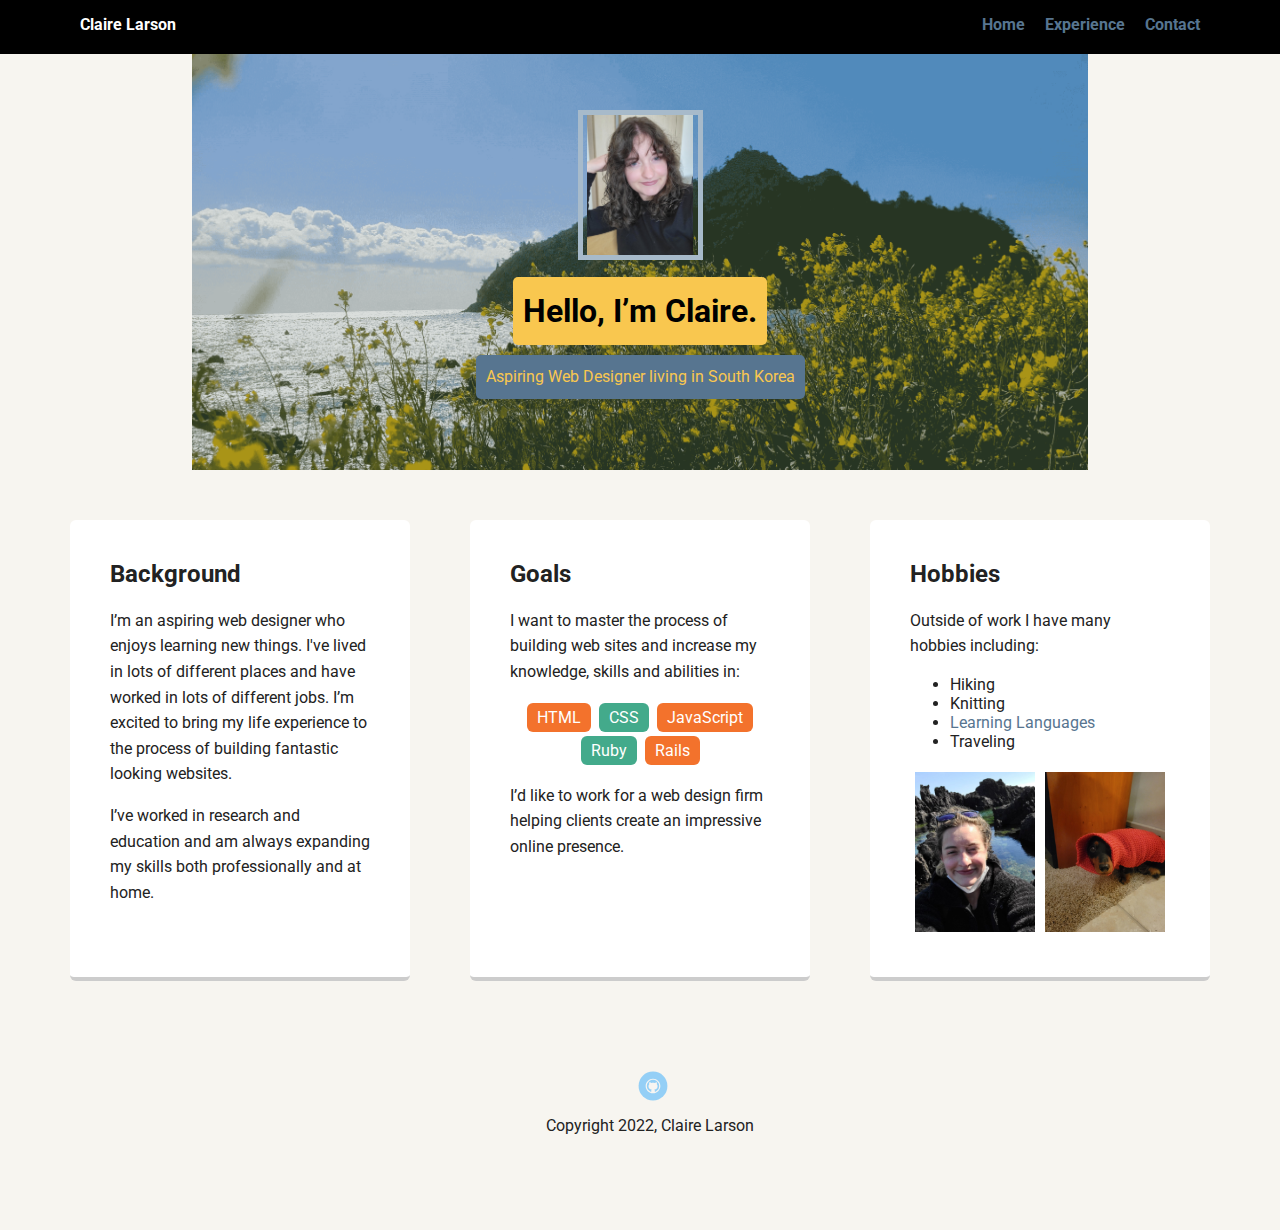
<file: Project_1/index.html>
<!doctype html>
<html lang="en">
<head>
  <meta charset="utf-8">
  <title>Claire Larson's Profile</title>
  <meta name="viewport" content="width=device-width, initial-scale=1.0">
  <link rel="stylesheet" href="styles.css">
  <link href="https://fonts.googleapis.com/css?family=Muli%7CRoboto:400,300,500,700,900" rel="stylesheet"></head>
  <body>
      <nav class="main-nav">
          <ul class="nav">
            <li class="name">Claire Larson</li>
            <li><a href="index.html">Home</a></li>
            <li><a href="experience.html">Experience</a></li>
            <li><a href="contact.html">Contact</a></li>
          </ul>
      </nav>
      <header>
        <img src="images/me.jpg" alt="Picture of Claire" class="profile-image">
        <h1 class="tag name">Hello, I’m Claire.</h1>
        <p class="tag location">Aspiring Web Designer living in South Korea</p>
      </header>

    <main class="flex">
      <section class="card">
        <h2>Background</h2>
        <p>I’m an aspiring web designer who enjoys learning new things. I've lived in lots of different places and have worked in lots of different jobs. I’m excited to bring my life experience to the process of building fantastic looking websites.</p>
        <p>I’ve worked in research and education and am always expanding my skills both professionally and at home.</p>
      </section>

      <section class="card">
        <h2>Goals</h2>
        <p>I want to master the process of building web sites and increase my knowledge, skills and abilities in:</p>
        <ul class="skills">
          <li>HTML</li>
          <li>CSS</li>
          <li>JavaScript</li>
          <li>Ruby</li>
          <li>Rails</li>
        </ul>
        <p>I’d like to work for a web design firm helping clients create an impressive online presence.</p>
      </section>

      <section class="card">
        <h2>Hobbies</h2>
        <p>Outside of work I have many hobbies including:</p>
          <ul>
            <li>Hiking</li>
            <li>Knitting</li>
            <li><a href="experience.html#lng">Learning Languages</a></li>
            <li>Traveling</li>
          </ul>
          <img src="images/hike.jpg" title="Hiking on Jeju Island, Korea" alt="Claire on a hike" class="img">
          <img src="images/knit.jpg" title="A sweater I made for my dog" alt="A sweater I made for my dog" class="img">
      </section>
    </main>
    <footer>
      <ul>
        <li><a href="https://github.com/clairelarson" target="_blank" class="social github">Github</a></li>
      </ul>
      <p class="copyright">Copyright 2022, Claire Larson</p>
    </footer>
  </body>
  </html>
</file>
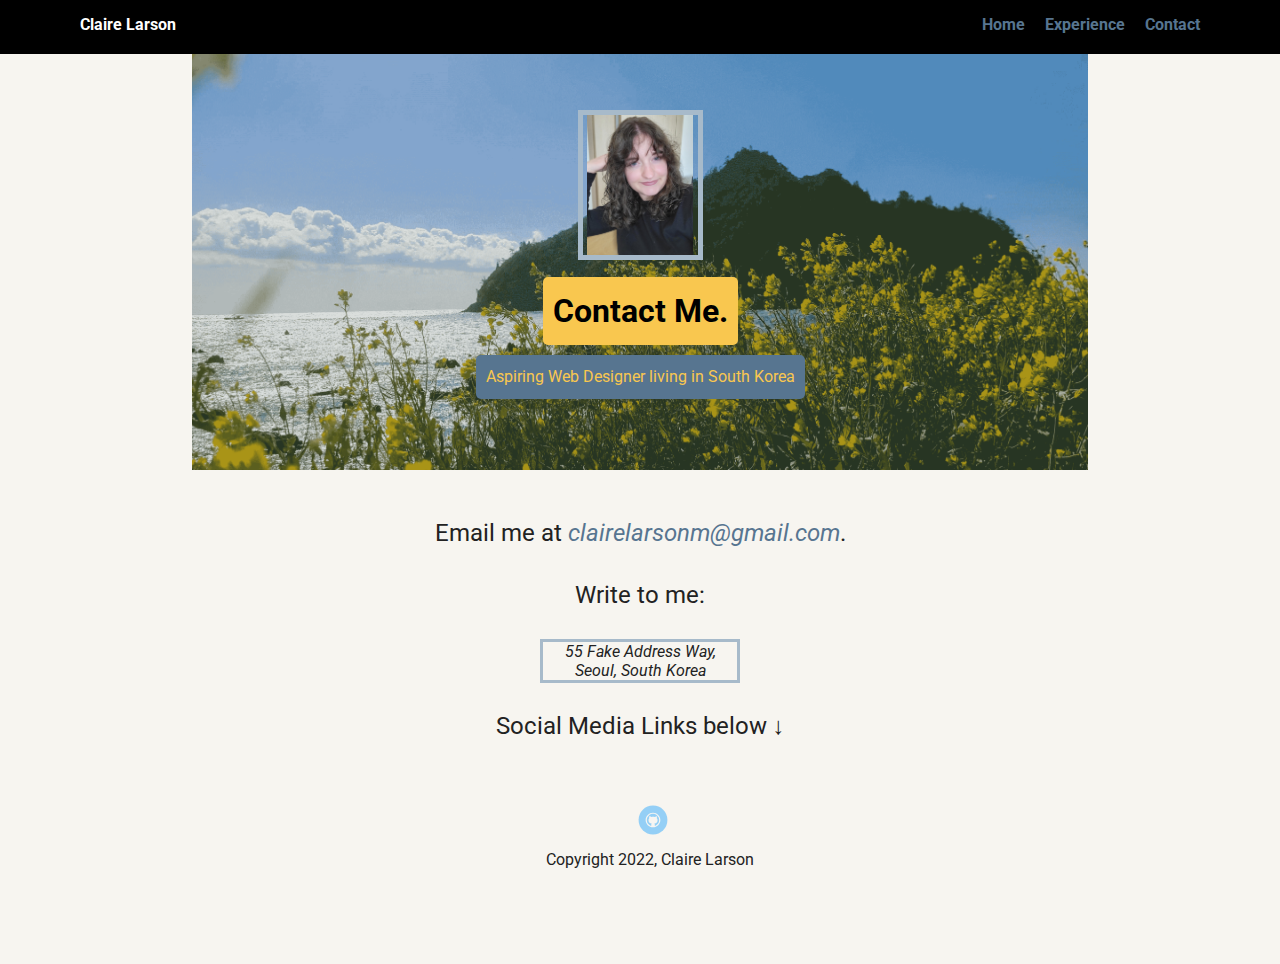
<file: Project_1/contact.html>
<!doctype html>
<html lang="en">
<head>
  <meta charset="utf-8">
  <title>Claire Larson's Profile</title>
  <meta name="viewport" content="width=device-width, initial-scale=1.0">
  <link rel="stylesheet" href="styles.css">
  <link href="https://fonts.googleapis.com/css?family=Muli%7CRoboto:400,300,500,700,900" rel="stylesheet"></head>
  <body>
    <nav class="main-nav">
        <ul class="nav">
          <li class="name">Claire Larson</li>
          <li><a href="index.html">Home</a></li>
          <li><a href="experience.html">Experience</a></li>
          <li><a href="contact.html">Contact</a></li>
        </ul>
    </nav>
      <header>
        <img src="images/me.jpg" alt="Picture of Claire" class="profile-image">
        <h1 class="tag name">Contact Me.</h1>
        <p class="tag location">Aspiring Web Designer living in South Korea</p>
      </header>

      <main>
        <section class="contact">
          <p>Email me at <a href="mailto:clairelarsonm@gmail.com"><em>clairelarsonm@gmail.com</em></a>.</p>
          <p>Write to me:</p>
            <address id="address">
              55 Fake Address Way,<br>
              Seoul, South Korea
            </address>
          <p>Social Media Links below &darr;</p>
        </section>
      </main>

      <footer>
        <ul>
          <li><a href="https://github.com/clairelarson" target="_blank" class="social github">Github</a></li>
        </ul>
        <p class="copyright">Copyright 2022, Claire Larson</p>
      </footer>
    </body>
    </html>
</file>
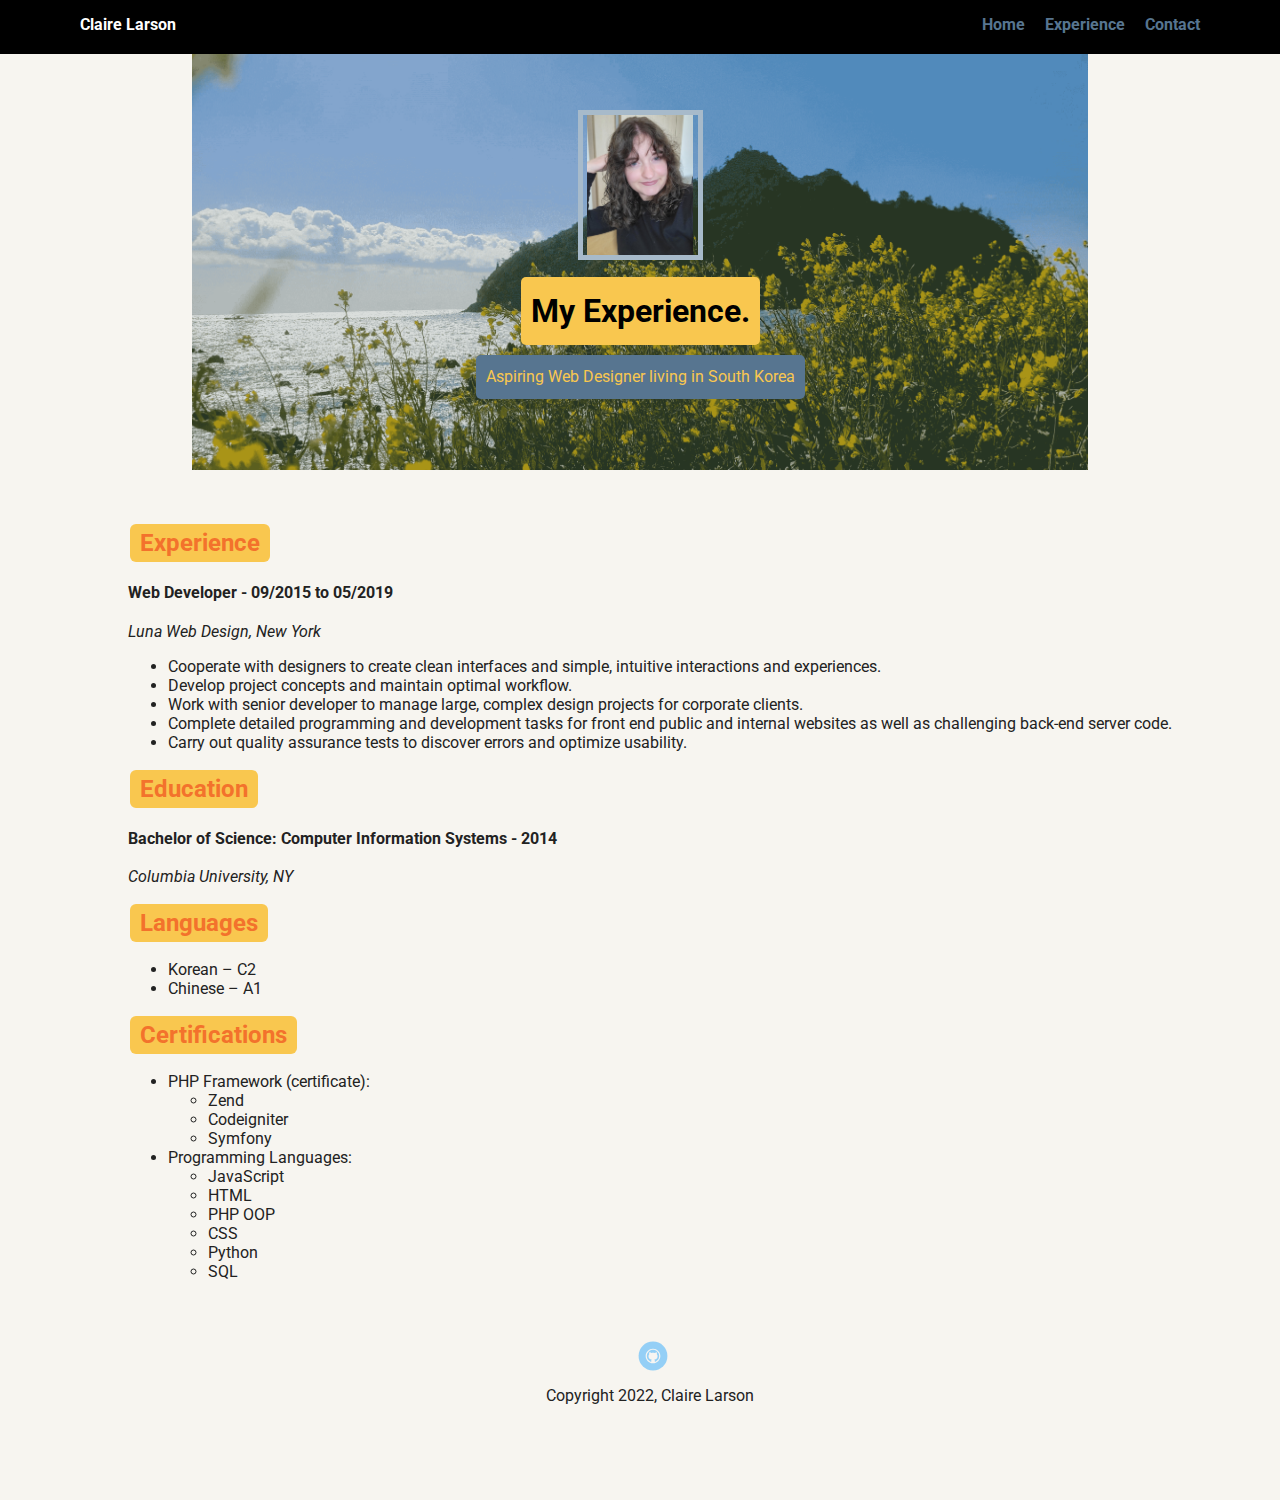
<file: Project_1/experience.html>
<!doctype html>
<html lang="en">
<head>
  <meta charset="utf-8">
  <title>CML Experience</title>
  <meta name="viewport" content="width=device-width, initial-scale=1.0">
  <link rel="stylesheet" href="styles.css">
  <link href="https://fonts.googleapis.com/css?family=Muli%7CRoboto:400,300,500,700,900" rel="stylesheet"></head>
  <body>
    <nav class="main-nav">
        <ul class="nav">
          <li class="name">Claire Larson</li>
          <li><a href="index.html">Home</a></li>
          <li><a href="experience.html">Experience</a></li>
          <li><a href="contact.html">Contact</a></li>
        </ul>
    </nav>
    <header>
      <img src="images/me.jpg" alt="Picture of Claire" class="profile-image">
      <h1 class="tag name">My Experience.</h1>
      <p class="tag location">Aspiring Web Designer living in South Korea</p>
    </header>
    <main>
        <!--Resume details pulled from sample resume, not real-->
      <section class="experience">
        <h2>Experience</h2>
          <p>Web Developer - 09/2015 to 05/2019</p>
          <span>Luna Web Design, New York</span>
          <ul>
            <li>Cooperate with designers to create clean interfaces and simple, intuitive interactions and experiences.</li>
            <li>Develop project concepts and maintain optimal workflow.</li>
            <li>Work with senior developer to manage large, complex design projects for corporate clients.</li>
            <li>Complete detailed programming and development tasks for front end public and internal websites as well as challenging back-end server code.</li>
            <li>Carry out quality assurance tests to discover errors and optimize usability.</li>
          </ul>
      </section>
      <section class="experience">
        <h2>Education</h2>
          <p>Bachelor of Science: Computer Information Systems - 2014</p>
          <span>Columbia University, NY</span>
      </section>

      <section class="experience">
        <h2 id="lng">Languages</h2>
          <ul>
            <li>Korean – C2</li>
            <li>Chinese – A1</li>
          </ul>
      </section>

      <section class="experience">
        <h2>Certifications</h2>
           <ul>
             <li>PHP Framework (certificate):
               <ul>
                 <li>Zend</li>
                 <li>Codeigniter</li>
                 <li>Symfony</li>
               </ul>
             </li>
             <li>Programming Languages:
               <ul>
                 <li>JavaScript</li>
                 <li>HTML</li>
                 <li>PHP OOP</li>
                 <li>CSS</li>
                 <li>Python</li>
                 <li>SQL</li>
               </ul>
             </li>
           </ul>
      </section>
    </main>

    <footer>
      <ul>
        <li><a href="https://github.com/clairelarson" target="_blank" class="social github">Github</a></li>
      </ul>
      <p class="copyright">Copyright 2022, Claire Larson</p>
    </footer>
  </body>
  </html>
</file>
<file: Project_1/styles.css>
/* Global Layout Set-up */
* {
  box-sizing: border-box;
}

body {
  margin: 0;
  padding: 0;
  text-align: center;
  font-family: 'Roboto', sans-serif;
  color: #222;
  background: #f7f5f0;
}
/* Link Styles */

a {
  text-decoration: none;
  color: #577590;
}
a:visited {
  color: #F94144;
}
a:hover {
  color: #6633ff;
  text-decoration: underline;
}

/* Section Styles */

.main-nav {
  width: 100%;
  background: black;
  min-height: 30px;
  padding: 10px;
  position: fixed;
  text-align: center;
}
.nav {
  display: flex;
  justify-content: space-around;
  font-weight: 700;
  list-style-type: none;
  margin: 0 auto;
  padding: 0;
}

.nav .name {
    display: block;
    margin-right: auto;
    color: white;
}
.nav li {
  padding: 5px 10px 10px 10px;
}
.nav a {
  transition: all .5s;
}
.nav a:hover {
  color: white
}

header {
  text-align: center;
  background: url('images/background.png') no-repeat top center ;
  background-size: 70% 100%;
  overflow: hidden;
  padding-top: 60px;
}
header {
  line-height: 1.5;
}
header .profile-image {
  margin-top: 50px;
  height: 150px;
  width: 125px;
  object-fit: contain;
  border: 5px solid #A7BACA;
  transition: all .5s;
}
header .profile-image:hover {
  transform: scale(1.2) rotate(5deg);
}
.tag {
  background-color: #F9C74F;
  color: black;
  padding: 10px;
  border-radius: 5px;
  display: table;
  margin: 10px auto;
}
.location {
  background-color: #577590;
  color: #F9C74F;
}
.card {
  margin: 30px;
  padding: 20px 40px 40px;
  /* max-width: 500px; */
  width: 400px;
  text-align: left;
  background: #fff;
  border-bottom: 4px solid #ccc;
  border-radius: 6px;
  transition: all .5s;
}
.card:hover {
  border-color: #90BE6D;
}
ul.skills {
  padding: 0;
  text-align: center;
}

.skills li {
  border-radius: 6px;
  display: inline-block;
  background: #43AA8B;
  color: white;
  padding: 5px 10px;
  margin: 2px;
}

.skills li:nth-child(odd) {
  background: #F3722C;
}
.img {
  float: left;
  width: 33.33%;
  padding: 5px;
  width: 50%;
}
/* experience page styles */
.experience {
  text-align: left;
  margin-bottom: 1rem;
  margin-left: 10%;
}
.experience:first-child {
  margin-top: 2rem;
}
.experience h2{
  font-size: 1.5em;
  border-radius: 6px;
  display: inline-block;
  background: #F9C74F;
  color: #F3722C;
  padding: 5px 10px;
  margin: 2px;
}
.experience div {
  border-radius: 6px;
  background: #FCCB90;
  padding: 5px 10px;
}
.experience p {
  font-weight: bold;
}
.experience span {
  font-style: italic;
}
/* contact page styles */
.contact p {
  font-size: 1.5rem;
}
#address {
  width: 200px;
  margin: auto;
  object-fit: contain;
  border: 3px solid #A7BACA;
}
footer {
  width: 100%;
  min-height: 30px;
  padding: 20px 0 40px 20px;
}

footer .copyright {
  top: -8px;
  font-size: .75em;
}

footer ul {
  list-style-type: none;
  margin: 0;
  padding: 0;
}

footer ul li {
  display: inline-block;
}

a.social {
  display: inline-block;
  text-indent: -9999px;
  margin-left: 5px;
  width: 30px;
  height: 30px;
  background-size: 30px 30px;
  opacity: .4;
  transition: all .5s;
}

a.github {
  background-image: url(images/github.svg);
}
a.social:hover {
  opacity: 1;
}
.clearfix {
  clear: both;
}

/* Styles for larger screens */
@media screen and (min-width: 720px) {

  .flex {
      display: -ms-flexbox;      /* TWEENER - IE 10 */
      display: flex;
      max-width: 1200px;
      -ms-flex-pack: distribute;
      justify-content: space-around;
      margin: 0 auto;
  }

  header {
    min-height: 470px;
  }

  .nav {
    max-width: 1200px;
    padding: 0 30px;
  }


  main {
    padding-top: 20px;
  }

  main p {
    line-height: 1.6em;
  }

  footer {
    font-size: 1.3em;
    max-width: 1200px;
    margin: 40px auto;
  }

}
</file>
